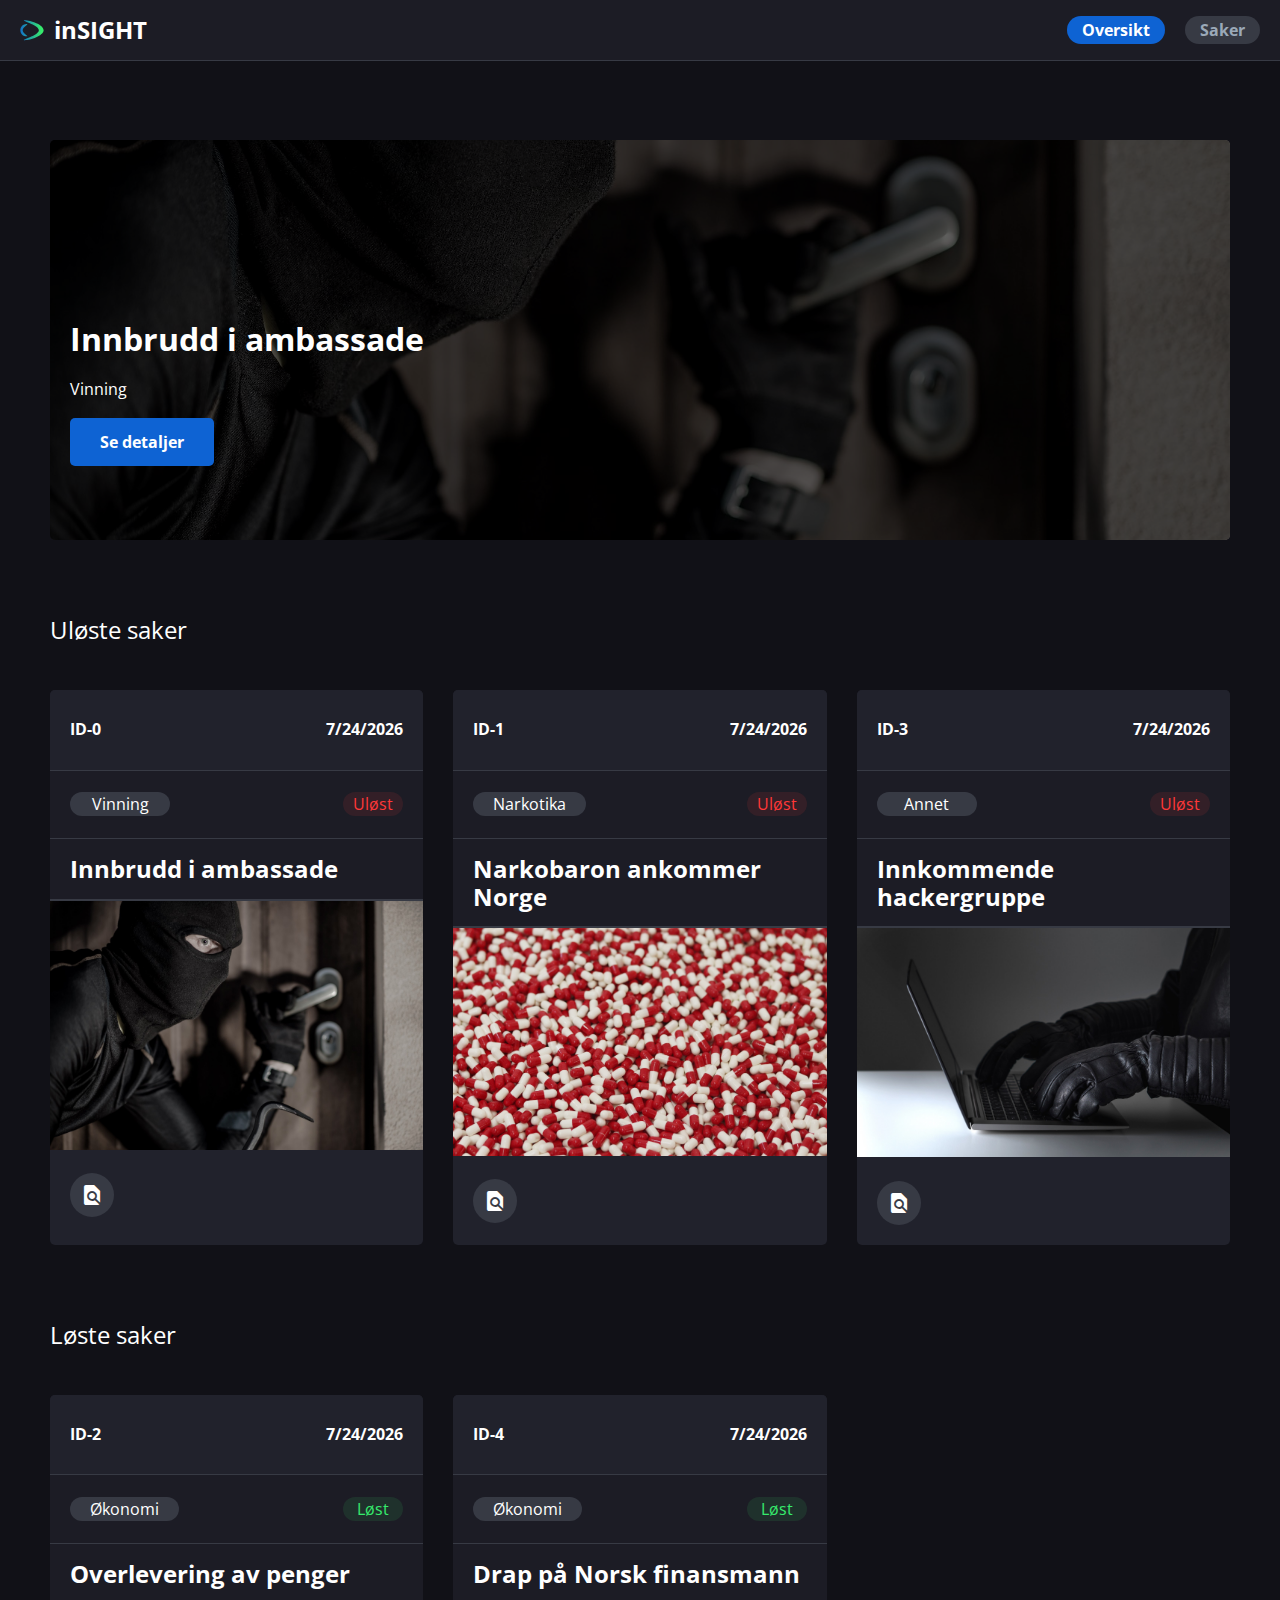
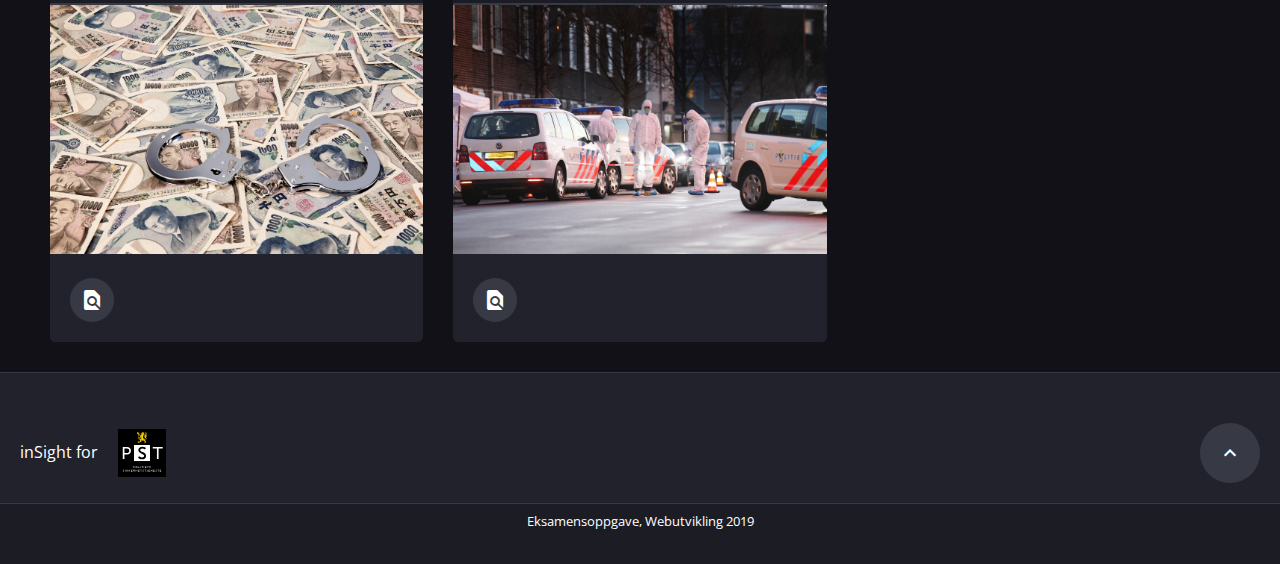
<file: index.html>
<!DOCTYPE html>
<html lang="en">

<head>
    <meta charset="UTF-8">
    <meta name="viewport" content="width=device-width, initial-scale=1.0">
    <meta http-equiv="X-UA-Compatible" content="ie=edge">
    <link rel="icon" href="img/logo.png" type="image/gif" sizes="64x64">
    <link href="https://fonts.googleapis.com/icon?family=Material+Icons" rel="stylesheet">
    <link rel="stylesheet" href="css/normalize.css">
    <link rel="stylesheet" href="css/style.css">
    <title>inSIGHT - Oversikt</title>
    <script src="js/jquery-3.4.1.min.js"></script>
</head>

<body>

    <!--
        Universell Utforming:

        Overholdt WCAG standarder for knapper og symboler, da disse oppnår A, AA og AAA ved 
        at de har en kontrastratio på over 11. Tekst og titler har også en kontrastratio på over 11, noe som gjør
        nettsiden enkel å bruke for alle uavhengig av synshemminger.

        Knapper er også forklarende ved å bruke kjente ikoner, eller ved knappverdi. Header logoen leder også som
        forventet til forsiden.

        Brukeren får tilbakemelding med en varsel dialogboks dersom brukeren skal slette et element og får 
        derfor muligheten til å avbryte handlingen.

        Alle bilder som ikke er benyttet som bakgrunnsbilder har ALT attributter med forklarende tekst som tittel
        på den aktuelle saken bildet tilhører.

        Anvendbarhet
        Man har også mulighet til å "tabbe" seg gjennom alle interaktive elementer i desktop modus.

    -->

    <header class="site-header">

        <div class="brand">
            <img src="img/logo.svg" width="24px" height="24px">
            <h1 class="logo"><a class="logo-link" href="index.html">inSIGHT</a></h1>
        </div><!-- .brand -->

        <nav class="header-menu">
            <ul class="nav-menu">
                <li class="nav-item active-link"><a href="index.html">Oversikt</a></li>
                <li class="nav-item"><a href="saker.html">Saker</a></li>
            </ul>
        </nav><!-- .header-menu-->

    </header>

    <div id="wrapper" class="grid header-margin">

        <section class="banner col-12">
            <div id="banner-content"></div>  
        </section><!-- .banner -->

        <main id="output-main" class="col-12 grid">
            <section id="unsolved-cases" class="col-12 grid"></section>
            <section id="solved-cases" class="col-12 grid"></section>
        </main>

    </div><!-- .wrapper -->

    <footer id="footer" class="center-text"></footer>

    <script src="js/init.js"></script>
    <script src="js/custom-jquery.js"></script>
    <script src="js/main.js"></script>
    <script src="js/index.js"></script>

    <script type="module" src="js/data.js"></script>

</body>

</html>
</file>
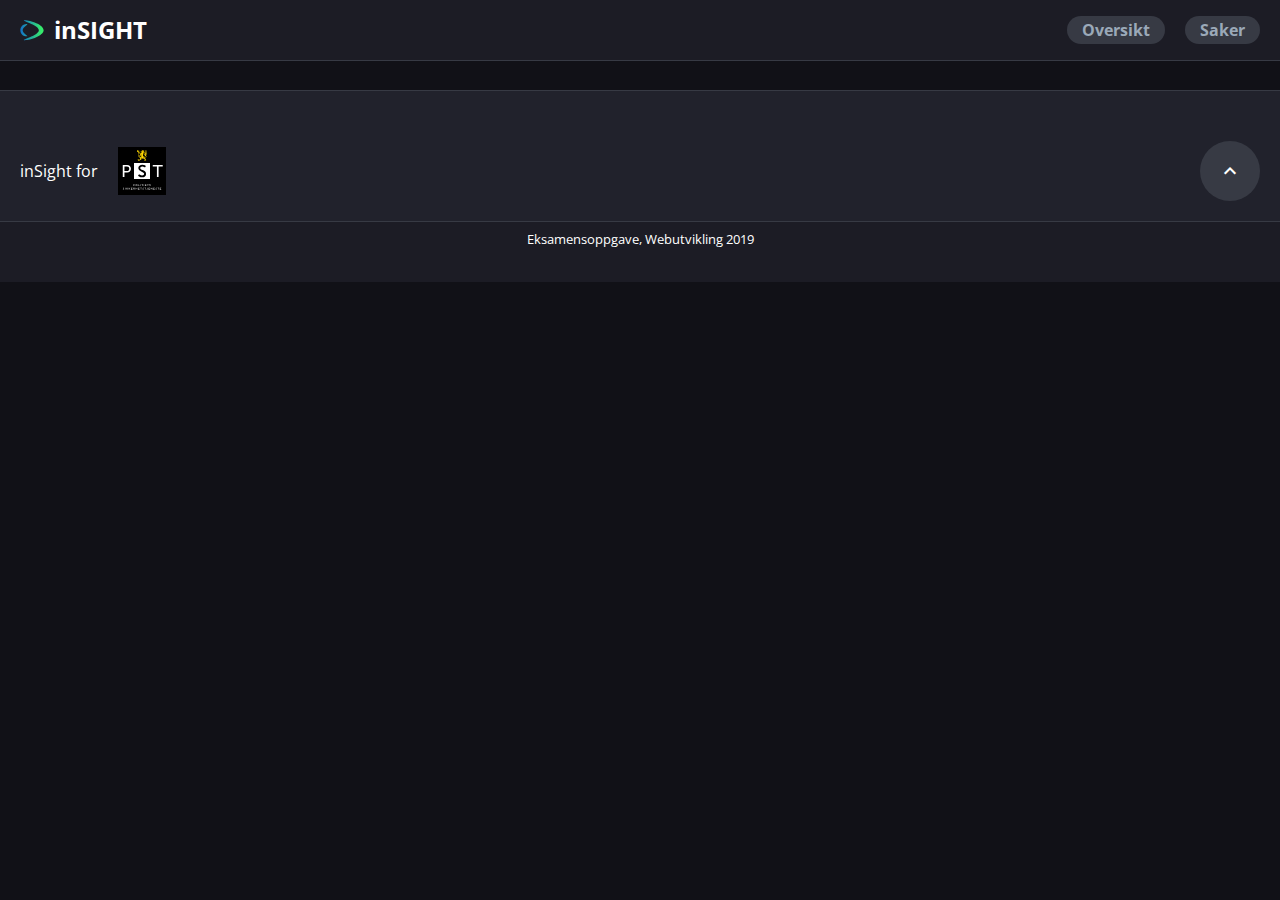
<file: detaljer.html>
<!DOCTYPE html>
<html lang="en">

<head>
    <meta charset="UTF-8">
    <meta name="viewport" content="width=device-width, initial-scale=1.0">
    <meta http-equiv="X-UA-Compatible" content="ie=edge">
    <link rel="icon" href="img/logo.png" type="image/gif" sizes="64x64">
    <link href="https://fonts.googleapis.com/icon?family=Material+Icons" rel="stylesheet">
    <link rel="stylesheet" href="css/normalize.css">
    <link rel="stylesheet" href="css/style.css">
    <title>inSIGHT - Detaljer</title>
    <script src="js/jquery-3.4.1.min.js"></script>
</head>

<body>

    <header class="site-header">

        <div class="brand">
            <img src="img/logo.svg" width="24px" height="24px">
            <h1 class="logo"><a class="logo-link" href="index.html">inSIGHT</a></h1>

        </div><!-- .brand -->
        <nav class="header-menu">
            <ul class="nav-menu">
                <li class="nav-item"><a href="index.html">Oversikt</a></li>
                <li class="nav-item"><a href="saker.html">Saker</a></li>
            </ul>
        </nav><!-- .header-menu-->

    </header>

    <div id="wrapper" class="grid header-margin">
        <main id="output-main" class="col-12 grid"></main>
    </div><!-- .wrapper -->

    <footer id="footer" class="center-text"></footer>

    <script src="js/init.js"></script>
    <script src="js/custom-jquery.js"></script>
    <script src="js/detaljer.js"></script>

</body>

</html>
</file>
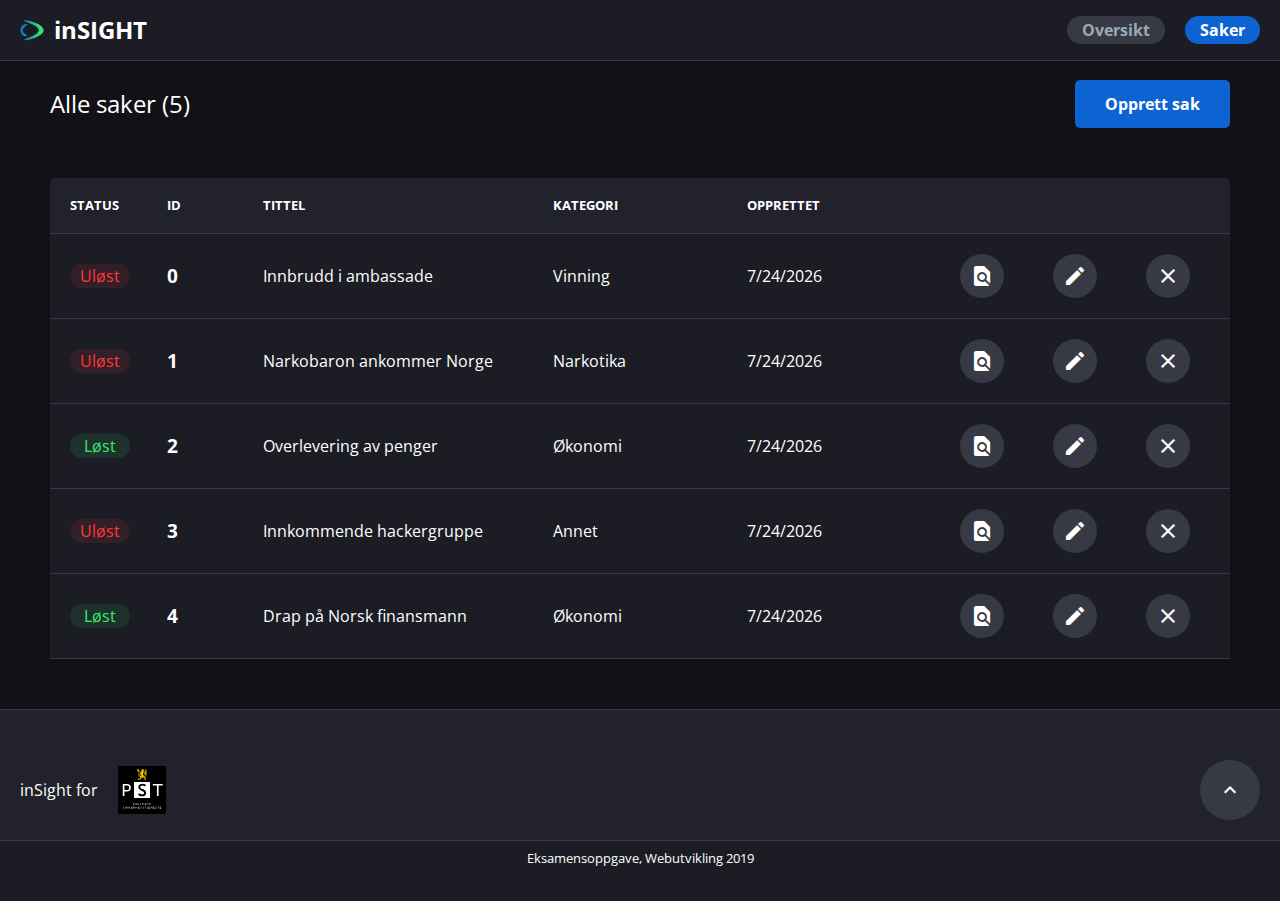
<file: saker.html>
<!DOCTYPE html>
<html lang="en">

<head>
    <meta charset="UTF-8">
    <meta name="viewport" content="width=device-width, initial-scale=1.0">
    <meta http-equiv="X-UA-Compatible" content="ie=edge">
    <link rel="icon" href="img/logo.png" type="image/gif" sizes="16x16">
    <link href="https://fonts.googleapis.com/icon?family=Material+Icons" rel="stylesheet">
    <link rel="stylesheet" href="css/normalize.css">
    <link rel="stylesheet" href="css/style.css">
    <title>inSIGHT - Saker</title>
    <script src="js/jquery-3.4.1.min.js"></script>
</head>

<body>

    <header class="site-header">

        <div class="brand">
            <img src="img/logo.svg" width="24px" height="24px">
            <h1 class="logo"><a class="logo-link" href="index.html">inSIGHT</a></h1>
        </div><!-- .brand -->

        <nav class="header-menu">
            <ul class="nav-menu">
                <li class="nav-item"><a href="index.html">Oversikt</a></li>
                <li class="nav-item active-link"><a href="saker.html">Saker</a></li>
            </ul>
        </nav><!-- .header-menu-->

    </header>

    <div id="wrapper" class="grid header-margin">

        <section id="submenu" class="col-12">
            <p id="page-title"></p>
            <section id="submenu-btn"></section>
        </section>

        <main id="output-main" class="col-12 grid"></main>

    </div><!-- .wrapper -->

    <footer id="footer" class="center-text"></footer>

    <script src="js/init.js"></script>
    <script src="js/custom-jquery.js"></script>
    <script src="js/main.js"></script>
    <script src="js/saker.js"></script>

</body>

</html>
</file>
<file: css/style.css>
/*------------------------------------------------
Stilark Index
--------------------------------------------------
1.0 - Oppsett
2.0 - Header / Navigajsonsmeny / Logo 
3.0 - Sak stil
4.0 - Ny sak stil
5.0 - Detaljer side stil
6.0 - Saksliste stil
7.0 - Knapp stiler
8.0 - Forside stil
9.0 - Forside banner
10.0 - Footer
11.0 - Mobilvennlig CSS grid og col klasser
12.0 - Media queries/ Css grid - responsive col klasser
13.0 - MISC.
------------------------------------------------*/

/*------------------------------------------------
1.0 - Oppsett
------------------------------------------------*/
@import url('https://fonts.googleapis.com/css?family=Open+Sans:400,600,700&display=swap');

* {
    margin: 0;
    padding: 0;
}

body {
    background-color: rgb(17, 17, 23);
    font-family: 'Open Sans', sans-serif;
    font-size: 1rem;
    font-size: 16px;
    color: rgb(255, 255, 255);
}

#wrapper {
    padding-left: 0px;
    padding-right: 0px;
}

main {
    padding-left: 20px;
    padding-right: 20px;
}

.display {
    display: none;
}

/*------------------------------------------------
2.0 - Header / Logo / Navigasjonsmeny
------------------------------------------------*/
.site-header {
    position: fixed;
    z-index: 1000;
    top: 0;
    width: 100%;
    display: flex;
    justify-content: space-between;
    align-items: center;
    height: 60px;
    background-color: rgb(28, 28, 37);
    border-bottom: 1px solid rgb(55, 58, 68);
    color: rgb(255, 255, 255);
}

.brand {
    padding-left: 20px;
    display: flex;
    align-items: center;
}

.logo {
    font-size: 1rem;
    padding-left: 10px;
}

.logo-link {
    color: rgb(255,255,255);
    text-decoration: none;
    font-weight: 700;
}

.logo-link:hover {
    color: rgb(14, 99, 211);

}

.header-menu {
    padding-right: 20px;
}

.nav-menu {
    display: flex;
    list-style-type: none;
    padding: 0;
}

.nav-item {
    display: inline;
    padding-left: 20px;
}

.nav-item a {
    background-color: rgb(55, 58, 68);
    border-radius: 20px;
    font-size: 1rem;
    color: rgb(155, 169, 184);
    text-align: center;
    padding-top: 3px;
    padding-bottom: 3px;
    padding-left: 15px;
    padding-right: 15px;
    text-decoration: none;
    font-weight: bold;
}

.nav-item a:hover {
    background-color: rgb(14, 99, 211);
    border-radius: 20px;
    font-size: 1rem;
    color: rgb(255, 255, 255);
    text-align: center;
    padding-top: 3px;
    padding-bottom: 3px;
    padding-left: 15px;
    padding-right: 15px;
}

.active-link a {
    background-color:rgb(14, 99, 211);
    border-radius: 20px;
    font-size: 1rem;
    color: rgb(255, 255, 255);
    text-align: center;
    padding-top: 3px;
    padding-bottom: 3px;
    padding-left: 15px;
    padding-right: 15px;
}

.header-margin {
    margin-top: 60px;
}

/*------------------------------------------------
3.0 - Sak stil
------------------------------------------------*/
.item-box {
    background-color: rgb(33, 34, 44);
    min-height: 300px;
    border-radius: 5px;
}

.item-box img {
    width: 100%;
}

.case-box-top {
    display: flex;
    justify-content: space-between;
    padding-right: 20px;
    border-radius: 5px 5px 0 0;
    background-color: rgb(33, 34, 44);
    border-bottom: 1px solid rgb(55, 58, 68);
}

.case-box-top h1 {
    padding-top: 20px;
    padding-bottom: 20px;
    padding-left: 20px;
}

.case-box-top h1 {
    font-size:1rem;
    color: rgb(255, 255, 255);
    text-transform: uppercase;
}

.case-box-title {
    font-size: 1.5rem;
    font-weight: 700;
}

.case-box-alt {
    display: flex;
    justify-content: space-between;
    align-items: center;
    background-color: rgb(28, 28, 37);
    border-bottom: 1px solid rgb(55, 58, 68);
    padding-left: 20px;
    padding-right: 20px;
}

.case-box-bottom {
    display: flex;
    justify-content: space-between;
    border-radius: 0px 0px 5px 5px;
    background-color: rgb(33, 34, 44);
    border-top: 1px solid rgb(55, 58, 68);
    padding-top: 20px;
    padding-bottom: 20px;
}

/*------------------------------------------------
4.0 - Ny sak stil
------------------------------------------------*/
.item-box-new {
    background-color: rgb(28, 28, 37);
    min-height: 300px;
    border-radius: 5px;
}

.new-case-container {
    padding-left: 20px;
    padding-right: 20px;
    padding-bottom: 20px;
}

.new-case textarea {
    border: 1px solid rgb(55, 58, 68);
    background-color: rgb(33, 34, 44);
    width: 85%;
    padding-top: 5px;
    padding-bottom: 5px;
    padding-left: 5px;
    font-size: 1rem;
    border-radius: 2px;
    color: rgb(255, 255, 255);
}

#caseInputCat {
    border: 1px solid rgb(55, 58, 68);
    background-color: rgb(33, 34, 44);
    color: rgb(255, 255, 255);
    width: 85%;
}

.new-case input {
    border: 1px solid rgb(55, 58, 68);
    background-color: rgb(33, 34, 44);
    border-radius: 2px;
    font-size: 1rem;
    width: 85%;
    color: rgb(255, 255, 255);
    padding-top: 5px;
    padding-bottom: 5px;
    padding-left: 5px;
}

::placeholder {
    color: rgb(155, 169, 184);
}

/*------------------------------------------------
5.0 - Detaljer side stil
------------------------------------------------*/
.case-single {
    margin-bottom: 30px;
    background-color: rgb(28, 28, 37);
}

.single-case-container h1 {
    padding: 0;
}

.undertitle {
    color: rgb(155, 169, 184);
    font-size: 1rem;
    margin-bottom: 10px;
    font-weight: normal;
}

.single-case-container {
    padding-left: 20px;
    padding-right: 20px;
}

.single-case-container h2 {
    font-size: 1rem;
    padding: 0;
}

.border-right {
    border-right: none;
}

.title-spacer {
    padding-bottom: 20px;
    margin-bottom: 20px;
    border-bottom: 1px solid rgb(55, 58, 68);
}

.image-container {
    padding-right: 40px;
    padding-left: 20px;
}

.details-img {
    padding-left: 20px;
}

/*------------------------------------------------
6.0 - Saksliste stil
------------------------------------------------*/
.list-page {
    background-color: rgb(33, 34, 44);
    border-radius: 5px;
    margin-bottom: 20px;
}

#list-index {
    border-radius: 5px 5px 0px 0px;
    padding: 20px;
    font-weight: bold;
    text-transform: uppercase;
    font-size: .8rem;
    color: rgb(255, 255, 255);
    border-bottom: 1px solid rgb(55, 58, 68);
}

#list-view {
    list-style-type: none;
    margin: 0;
    padding: 0;
    flex-direction: column-reverse;
}

#list-view li {
    padding-top: 20px;
    padding-bottom: 20px;
    margin-bottom: 0;
    padding-left: 20px;
    padding-right: 20px;
    background-color: rgb(28, 28, 37);
    border-bottom: 1px solid rgb(55, 58, 68);
}

#list-view li:hover {
    background-color: rgb(33, 34, 44);
}

#list-view h1,
h2 {
    font-size: 1.2rem;
    color: rgb(255, 255, 255);
    padding: 0;
    margin: 0;
}

.case-list-nav {
    display: flex;
    justify-content: space-between;
    padding-left: 20px;
    padding-right: 20px;
    padding-top: 20px;
    padding-bottom: 20px;
}

.case-list-nav-mobile {
    display: flex;
    justify-content: space-between;
    align-items: center;
}

.li-case {
    display: flex;
    align-items: center;
}

.mobile-nav-menu {
    display: flex;
    justify-content: space-between;
    align-items: center;
    z-index: 2;
    border: 1px solid rgb(55, 58, 68);
    color: rgb(255, 255, 255);
    padding-top: 20px;
    padding-bottom: 20px;
    border-radius: 5px;
    padding-left: 20px;
    padding-right: 20px;
    margin-top: 20px;
}

/*------------------------------------------------
7.0 - Knapp stiler
------------------------------------------------*/
.case-nav button {
    align-content: center;
    background-color: rgb(55, 58, 68);
    border-radius: 50%;
    border: none;
    color: rgb(255, 255, 255);
    line-height: 0;
    padding-left: 10px;
    padding-right: 10px;
    padding-top: 10px;
    padding-bottom: 10px;
}

.case-nav button:hover {
    color: rgb(255, 255, 255);
    background-color: rgb(14, 99, 211);
}

.icon-btn {
    cursor: pointer;
}

.case-single .btn {
    margin-left: 20px;
}

#submenu-btn {
    display: flex;
    justify-content: space-between;
    margin-top: 20px;
    margin-bottom: 20px;
    padding-left: 20px;
    padding-right: 20px;
}

.btn {
    background-color: rgb(14, 99, 211);
    border-radius: 5px;
    color: rgb(255, 255, 255);
    border: none;
    padding: 15px 30px 15px 30px;
    font-size: 1rem;
    font-weight: bold;
    cursor: pointer;
}

.btn:hover {
    background-color: rgb(9, 70, 150);
}

.case-list-nav-mobile button {
    align-content: center;
    background-color: rgb(55, 58, 68);
    border-radius: 50%;
    border: none;
    color: rgb(139, 152, 169);
    line-height: 0;
    padding-left: 10px;
    padding-right: 10px;
    padding-top: 10px;
    padding-bottom: 10px;
}

.case-list-nav button {
    align-content: center;
    background-color: rgb(55, 58, 68);
    border-radius: 50%;
    border: none;
    color: rgb(255, 255, 255);
    line-height: 0;
    padding-left: 10px;
    padding-right: 10px;
    padding-top: 10px;
    padding-bottom: 10px;
}

.case-list-nav button:hover {
    color: rgb(255, 255, 255);
    background-color: rgb(14, 99, 211);
}

.new-case input[type="button"] {
    width: 150px;
    background-color: rgb(14, 99, 211);
    border-radius: 5px;
    color: rgb(255, 255, 255);
    border: none;
    padding: 15px 30px 15px 30px;
    font-size: 1rem;
    font-weight: bold;
    text-align: center;
}

.new-case input[type="button"]:hover {
    background-color: rgb(9, 70, 150);
}

.mobile-nav-menu button:hover {
    color: rgb(255, 255, 255);
    background-color: rgb(14, 99, 211);
}

.case-list-nav-mobile button {
    align-content: center;
    background-color: rgb(55, 58, 68);
    border-radius: 50%;
    border: none;
    color: rgb(139, 152, 169);
    line-height: 0;
    padding-left: 10px;
    padding-right: 10px;
    padding-top: 10px;
    padding-bottom: 10px;
}

.case-list-nav-mobile button:hover {
    color: rgb(255, 255, 255);
    background-color: rgb(14, 99, 211);
}

.mobile-nav-menu button {
    align-content: center;
    background-color: rgb(55, 58, 68);
    border-radius: 50%;
    border: none;
    color: rgb(139, 152, 169);
    line-height: 0;
    padding-left: 10px;
    padding-right: 10px;
    padding-top: 10px;
    padding-bottom: 10px;
}

.round-icon-btn {
    align-content: center;
    background-color: rgb(55, 58, 68);
    border-radius: 50%;
    border: none;
    color: rgb(255, 255, 255);
    line-height: 0;
    padding-left: 10px;
    padding-right: 10px;
    padding-top: 10px;
    padding-bottom: 10px;
    width: 60px;
    height: 60px;
    cursor: pointer;
}

.round-icon-btn:hover {
    background-color: rgb(14, 99, 211);
    color: rgb(255, 255, 255);
    
}


.btn-red-slett {
    background-color: rgb(235, 54, 54);
    border-radius: 5px;
    color: rgb(255, 255, 255);
    border: none;
    font-size: 1rem;
    font-weight: bold;
    height: 50px;
    width: 120px;
    margin-right: 20px;
    cursor: pointer;
}

.btn-red-slett:hover {
    background-color: rgb(155, 36, 36);

    cursor: pointer;
}

.banner-btn {
    margin-top: 20px;
}

/*------------------------------------------------
8.0 - Forside stil
------------------------------------------------*/
.cat-item {
    background-color: rgb(55, 58, 68);
    border-radius: 20px;
    font-size: 1rem;
    color: rgb(255, 255, 255);
    text-align: center;
    padding-top: 3px;
    padding-bottom: 3px;
    padding-left: 20px;
    padding-right: 20px;
    min-width: 60px;
    font-weight: normal;
}

.case-nav {
    display: flex;
    justify-content: space-between;
    padding-left: 20px;
    padding-right: 20px;
    padding-top: 20px;
    padding-bottom: 20px;
}

/*------------------------------------------------
9.0 - Forside banner
------------------------------------------------*/
.banner {
    position: relative;
    margin-top: 80px;
    height: 400px;
    margin-left: 20px;
    margin-right: 20px;
}

#banner-content {
    position: relative;
    height: 400px;   
}

#banner-image {
    position: absolute;
    top: 0;
    left: 0;
    z-index: 500;
}

#banner-image img.active {
    z-index: 100;
}

#banner-image img.last-active {
    z-index: 499;
}

.banner-overlay {
    background-color: rgba(0, 0, 0, 0.6);
    height: 100%;
    width: 100%;
    transition: ease .3s;
    border-radius: 5px;
}

.banner-overlay:hover {
    background-color: rgba(0, 0, 0, 0.4);
    transition: ease .3s;
    border-radius: 5px;
}

.banner-image {
    display: none;
}

.banner-case-image {
    height: 400px;
    width: 100%;
    background-size: cover;
    background-position: center;
    border-radius: 5px;
}

.banner-case-title {
    position: absolute;
    top: 40%;
    left: 0;
    padding-left: 20px;
}

.fade-in {
    animation-name: fade-in;
    animation-duration: 1s;
}

.fade-out {
    animation-name: fade-out;
    animation-duration: 1s;
}


@keyframes fade-out {
    from {
        opacity: 1
    }

    to {
        opacity: 0
    }
}


@keyframes fade-in {
    from {
        opacity: .4
    }

    to {
        opacity: 1
    }
}

/*------------------------------------------------
10.0 - Footer
------------------------------------------------*/
.footer-container {
    display: flex;
    justify-content: space-between;
    align-items: center;
    width: 100%;
}

.footer-info {
    display: flex;
    align-items: center;
    padding-left: 20px;
}

.footer-buttons {
    display: flex;
    align-items: center;
    padding-right: 20px;

}

.pst-logo {
    width: 48px;
    height: 48px;
    background-color: rgb(0,0,0);
    margin-left: 20px;
}

.footer-credits {
    padding-top: 10px;
    font-size: .8rem;
    background-color: rgb(28, 28, 37);
    width: 100%;
    height: 50px;
    border-top: 1px solid rgb(55, 58, 68);
    margin-top: 20px;
}

footer {
    width: 100%;
    padding-top: 50px;
    color: rgb(255, 255, 255);
    background-color: rgb(33, 34, 44);
    border-top: 1px solid rgb(55, 58, 68);
    margin-top: 30px;
}

/*------------------------------------------------
11.0 - Mobilvennlig CSS grid og col klasser
------------------------------------------------*/
.display {
    display: none;
}
.grid {
    display: grid;
    grid-template-columns: repeat(12, 1fr);
    grid-gap: 30px;
}

.grid-2 {
    display: grid;
    grid-template-columns: repeat(12, 1fr);
    grid-column-gap: 20px;
}

.col-1 {
    grid-column: 1 / span 1;
    grid-column-start: auto;
}

.col-2 {
    grid-column: 1 / span 2;
    grid-column-start: auto;
}

.col-3 {
    grid-column: 1 / span 3;
    grid-column-start: auto;

}

.col-4 {
    grid-column: 1 / span 4;
    grid-column-start: auto;
}

.col-5 {
    grid-column: 1 / span 5;
    grid-column-start: auto;
}


.col-6 {
    grid-column: 1 / span 6;
    grid-column-start: auto;
}

.col-6 {
    grid-column: 1 / span 6;
}

.col-8 {
    grid-column: 1 / span 8;
    grid-column-start: auto;
}

.col-12 {
    grid-column: 1 / span 12;
    grid-column-start: auto;
}

.col-12-new {
    grid-column: 1 / span 12;
    grid-row-start: 1;
    grid-column-start: 1;
}

/*------------------------------------------------
12.0 - Media queries/ Css grid - responsive col klasser
------------------------------------------------*/
@media (min-width: 576px) {
    .mobile-nav-menu {
        display: none
    }
    
    #caseInputCat {
        border: 1px solid rgb(55, 58, 68);
        background-color: rgb(33, 34, 44);
        color: rgb(255, 255, 255);
        width: 100%;
    }

    .new-case textarea {
        border: 1px solid rgb(55, 58, 68);
        background-color: rgb(33, 34, 44);
        width: 100%;
        padding-top: 5px;
        padding-bottom: 5px;
        padding-left: 5px;
        font-size: 1rem;
        border-radius: 2px;
        color: rgb(255, 255, 255);
    }

    .new-case input {
        border: 1px solid rgb(55, 58, 68);
        background-color: rgb(33, 34, 44);
        border-radius: 2px;
        font-size: 1rem;
        width: 100%;
        color: rgb(255, 255, 255);
        padding-top: 5px;
        padding-bottom: 5px;
        padding-left: 5px;
    }

    .display-mobile {
        display: none;
    }

    .case-list-nav {
        display: flex;
        justify-content: space-between;
        padding-left: 20px;
        padding-right: 20px;
        padding-top: 0px;
        padding-bottom: 0px;
    }

    .logo {
        display: block;
        font-size: 1.5rem;
        padding-left: 10px;
    }

    .header-menu {
        display: block;
    }

    .logo-top {
        margin-top: 0px;
        position: absolute;
        left: 50%;
        margin-left: -60px;
        top: 0px;
        width: 120px;
        height: 120px;
        background-color: rgb(0, 0, 0);
        z-index: 1001;
    }

    .col-xs-1 {
        grid-column: 1 / span 1;
        grid-column-start: auto;
    }

    .col-xs-2 {
        grid-column: 1 / span 2;
        grid-column-start: auto;
    }

    .col-xs-3 {
        grid-column: 1 / span 3;
        grid-column-start: auto;
    }

    .col-xs-4 {
        grid-column: 1 / span 4;
        grid-column-start: auto;
    }

    .col-xs-6 {
        grid-column: 1 / span 6;
        grid-column-start: auto;
    }

    .col-xs-8 {
        grid-column: 1 / span 8;
        grid-column-start: auto;
    }

    .col-xs-12 {
        grid-column: 1 / span 12;
        grid-column-start: auto;

    }

}

@media (min-width: 768px) {

    #caseInputCat {
        border: 1px solid rgb(55, 58, 68);
        background-color: rgb(33, 34, 44);
        color: rgb(255, 255, 255);
        width: 100%;
    }

    .new-case textarea {
        border: 1px solid rgb(55, 58, 68);
        background-color: rgb(33, 34, 44);
        width: 100%;
        padding-top: 5px;
        padding-bottom: 5px;
        padding-left: 5px;
        font-size: 1rem;
        border-radius: 2px;
        color: rgb(255, 255, 255);

    }

    .new-case input {
        border: 1px solid rgb(55, 58, 68);
        background-color: rgb(33, 34, 44);
        border-radius: 2px;
        font-size: 1rem;
        width: 100%;
        color: rgb(255, 255, 255);
        padding-top: 5px;
        padding-bottom: 5px;
        padding-left: 5px;
    }

    .display-mobile {
        display: none;
    }

    .case-list-nav {
        display: flex;
        justify-content: space-between;
        padding-left: 20px;
        padding-right: 20px;
        padding-top: 0px;
        padding-bottom: 0px;
    }

    .logo {
        display: block;
        font-size: 1.5rem;
        padding-left: 10px;
    }

    .header-menu {
        display: block;
    }

    .logo-top {
        margin-top: 0px;
        position: absolute;
        left: 50%;
        margin-left: -60px;
        top: 0px;
        width: 120px;
        height: 120px;
        background-color: rgb(0, 0, 0);
        z-index: 1001;
    }

    .li-case {
        display: flex;
        align-items: center;
    }

    .display {
        display: flex;
    }

    .col-s-1 {
        grid-column: 1 / span 1;
        grid-column-start: auto;
    }

    .col-s-2 {
        grid-column: 1 / span 2;
        grid-column-start: auto;
    }

    .col-s-3 {
        grid-column: 1 / span 3;
        grid-column-start: auto;
    }

    .col-s-4 {
        grid-column: 1 / span 4;
        grid-column-start: auto;
    }

    .col-s-6 {
        grid-column: 1 / span 6;
        grid-column-start: auto;
    }

    .col-s-8 {
        grid-column: 1 / span 8;
        grid-column-start: auto;
    }

    .col-s-12 {
        grid-column: 1 / span 12;
        grid-column-start: auto;
    }

}

@media (min-width: 992px) {

    .border-right {
        border-right: 1px solid rgb(55, 58, 68);
    }

    .display-mobile {
        display: none;
    }

    .border-green {
        border-left: none;
    }

    .border-red {
        border-left: none;
    }

    #list-view .case-nav {
        padding-top: 0px;
        padding-bottom: 0px;
    }

    .li-case {
        display: flex;
        align-items: center;
    }

    .col-md-1 {
        grid-column: 1 / span 1;
        grid-column-start: auto;
    }

    .col-md-2 {
        grid-column: 1 / span 2;
        grid-column-start: auto;
    }

    .col-md-3 {
        grid-column: 1 / span 3;
        grid-column-start: auto;
    }

    .col-md-4 {
        grid-column: 1 / span 4;
        grid-column-start: auto;
    }

    .col-md-6 {
        grid-column: 1 / span 6;
        grid-column-start: auto;
    }

    .col-md-8 {
        grid-column: 1 / span 8;
        grid-column-start: auto;
    }

    .col-md-9 {
        grid-column: 1 / span 9;
        grid-column-start: auto;
    }

    .col-md-10 {
        grid-column: 1 / span 10;
        grid-column-start: auto;
    }

    .col-md-12 {
        grid-column: 1 / span 12;
        grid-column-start: auto;
    }

    #wrapper {
        padding-left: 30px;
        padding-right: 30px;
    }

}

@media (max-width: 768px) {
    .border-green {
        border-left: 2px solid rgb(54, 235, 108);
    }

    .border-red {
        border-left: 2px solid rgb(255, 56, 56);

    }

}

@media (max-width: 576px) {
  
    .display-mobile {
        display: block;
    }
}

/*------------------------------------------------
13.0 - MISC.
------------------------------------------------*/
.status-color-green {
    background-color: rgba(54, 235, 108, .1);
    border-radius: 20px;
    font-size: 1rem;
    color: rgb(54, 235, 108);
    text-align: center;
    padding-top: 3px;
    padding-bottom: 3px;
    min-width: 60px;
    font-weight: normal;
}

.status-color-red {
    background-color: rgba(255, 56, 56, .1);
    border-radius: 20px;
    font-size: 1rem;
    color: rgb(255, 56, 56);
    text-align: center;
    padding-top: 3px;
    padding-bottom: 3px;
    min-width: 60px;
    font-weight: normal;
}

.center-text {
    text-align: center;
}

.page-title {
    font-size: 1.5rem;
    font-weight: normal;
    color: rgb(255, 255, 255);
    padding-top: 30px;
}

#page-title {
    padding-left: 20px;
    font-size: 1.5rem;
    color: rgb(255, 255, 255);
}

#submenu {
    display: flex;
    justify-content: space-between;
    align-items: center;
    width: 100%;
}

.page-top {
    display: flex;
    justify-content: space-between;
    align-items: center;
}

#status-top {
    padding-left: 20px;
    padding-right: 20px;
}

.no-cases {
    display: flex;
    align-items: center;
    min-height: 400px;
    text-align: center;
    font-size: 3rem;
    color: #999;
}

.notify-p {
    padding-top: 10px;
    font-size: .8rem;
}
</file>
